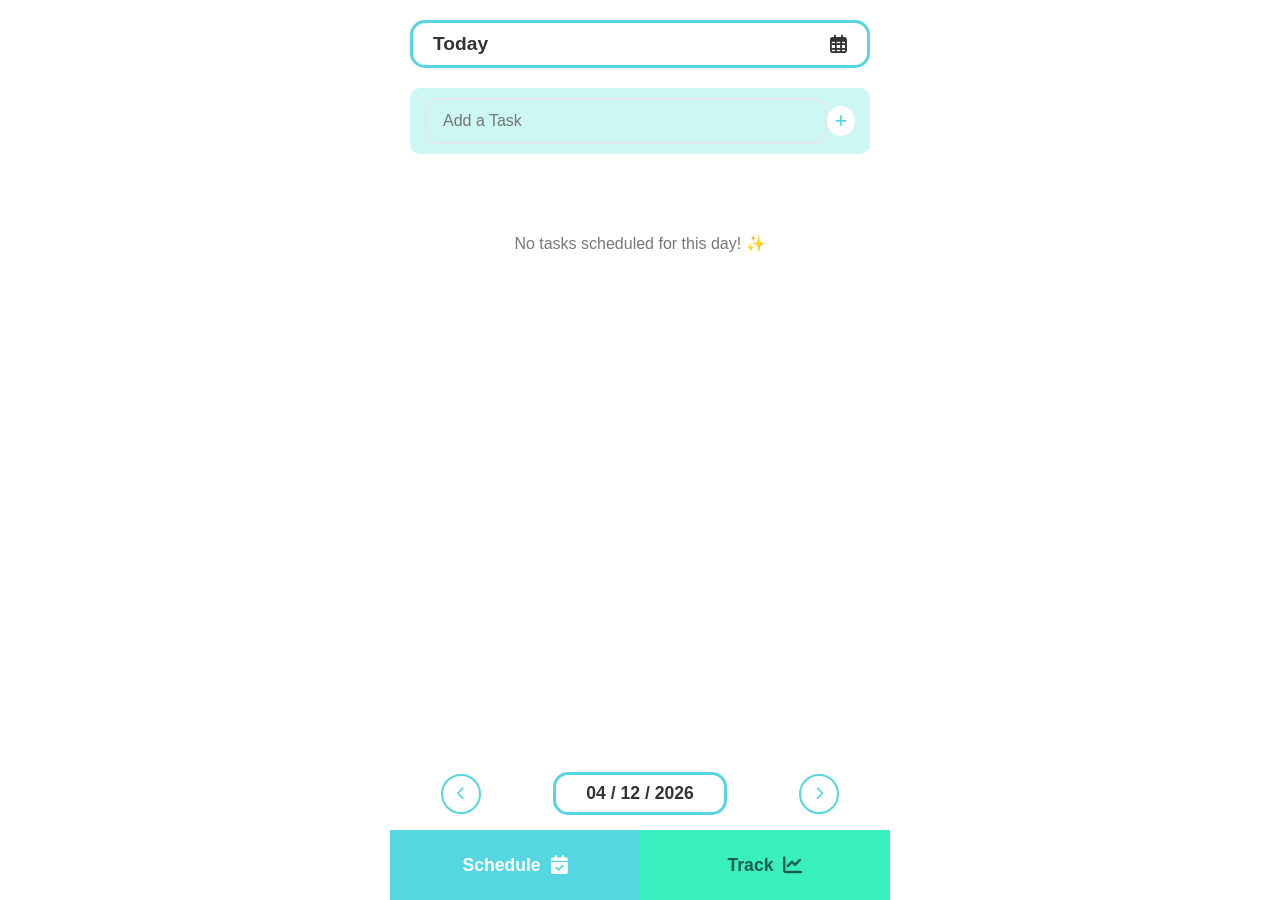
<file: index.html>
<!DOCTYPE html>
<html lang="en">
<head>
    <meta charset="UTF-8">
    <meta name="viewport" content="width=device-width, initial-scale=1.0">
    <title>TimeIn - Schedule</title>
    <link rel="stylesheet" href="style.css">
    <link rel="stylesheet" href="https://cdnjs.cloudflare.com/ajax/libs/font-awesome/6.0.0/css/all.min.css">
    <link rel="stylesheet" href="modal.css">
</head>
<body>

    <div class="app-container">
        <header class="main-header">
            <div class="date-selector">
                <span class="date-header-text">Today</span> 
                <i class="fa-regular fa-calendar-days"></i>
            </div>
            <div class="add-task-bar">
                <input type="text" placeholder="Add a Task">
                <button class="add-btn"><i class="fa-solid fa-plus"></i></button>
            </div>
        </header>

        <main class="content">
        </main>

        <footer class="main-footer">
            <div class="pagination">
                <button class="nav-arrow"><i class="fa-solid fa-chevron-left"></i></button>
                <div class="date-pill">05 / 06 / 2026</div>
                <button class="nav-arrow"><i class="fa-solid fa-chevron-right"></i></button>
            </div>
            <nav class="bottom-nav">
                <div class="nav-item active">Schedule <i class="fa-solid fa-calendar-check"></i></div>
                <a href="index2.html" class="nav-item track">Track <i class="fa-solid fa-chart-line"></i></a>
            </nav>
        </footer>
    </div>

    <div class="modal-overlay" id="taskModal">
        <div class="modal-card">
            <div class="modal-header">
                <h2>Create New Task</h2>
                <button class="modal-close-btn" id="closeModalBtn"><i class="fa-solid fa-xmark"></i></button>
            </div>
            
            <div class="modal-body">
                <div class="form-group">
                    <label for="modalTaskTitle">Task Title</label>
                    <input type="text" id="modalTaskTitle" placeholder="e.g., Study Session">
                </div>

                <div class="form-group">
                    <label>Category</label>
                    <div class="category-options">
                        <label class="category-radio">
                            <input type="radio" name="modalCategory" value="Personal" checked>
                            <span class="radio-badge personal">☀️ Personal</span>
                        </label>
                        <label class="category-radio">
                            <input type="radio" name="modalCategory" value="Study">
                            <span class="radio-badge study">🔵 Study</span>
                        </label>
                        <label class="category-radio">
                            <input type="radio" name="modalCategory" value="Business">
                            <span class="radio-badge business">💼 Business</span>
                        </label>
                        <label class="category-radio">
                            <input type="radio" name="modalCategory" value="Shopping">
                            <span class="radio-badge shopping">🛍️ Shopping</span>
                        </label>
                    </div>
                </div>

                <div class="form-row">
                    <div class="form-group">
                        <label for="modalStartTime">Start Time</label>
                        <input type="text" id="modalStartTime" placeholder="e.g., 8 am">
                    </div>
                    <div class="form-group">
                        <label for="modalEndTime">End Time</label>
                        <input type="text" id="modalEndTime" placeholder="e.g., 10 pm">
                    </div>
                </div>

                <!-- Repeat Task Section -->
                <div class="form-group repeat-section">
                    <label class="repeat-toggle-label">
                        <input type="checkbox" id="modalRepeatCheckbox">
                        <span>Repeat Task</span>
                    </label>

                    <div id="repeatDaysContainer" class="repeat-days-container hidden">
                        <p class="repeat-hint">Select days to repeat:</p>
                        <div class="days-vertical-list">
                            <button type="button" class="day-pill" data-day-value="0">Sun</button>
                            <button type="button" class="day-pill" data-day-value="1">Mon</button>
                            <button type="button" class="day-pill" data-day-value="2">Tue</button>
                            <button type="button" class="day-pill" data-day-value="3">Wed</button>
                            <button type="button" class="day-pill" data-day-value="4">Thu</button>
                            <button type="button" class="day-pill" data-day-value="5">Fri</button>
                            <button type="button" class="day-pill" data-day-value="6">Sat</button>
                        </div>
                    </div>
                </div>

                <div class="form-group">
                    <label for="modalTaskDescription">Description / Notes</label>
                    <div class="subtask-input-wrapper">
                        <textarea id="modalTaskDescription" placeholder="Enter details or descriptions here..." rows="4" style="width: 100%; border: 1px solid #ccc; border-radius: 8px; padding: 10px; resize: none; font-size: 0.95rem; outline: none; font-family: inherit;"></textarea>
                    </div>
                </div>
            </div>

            <div class="modal-footer">
                <button class="btn-save-task" id="saveTaskBtn">Save Task</button>
            </div>
        </div>
    </div>

    <script src="schedule.js"></script>
</body>
</html>
</file>
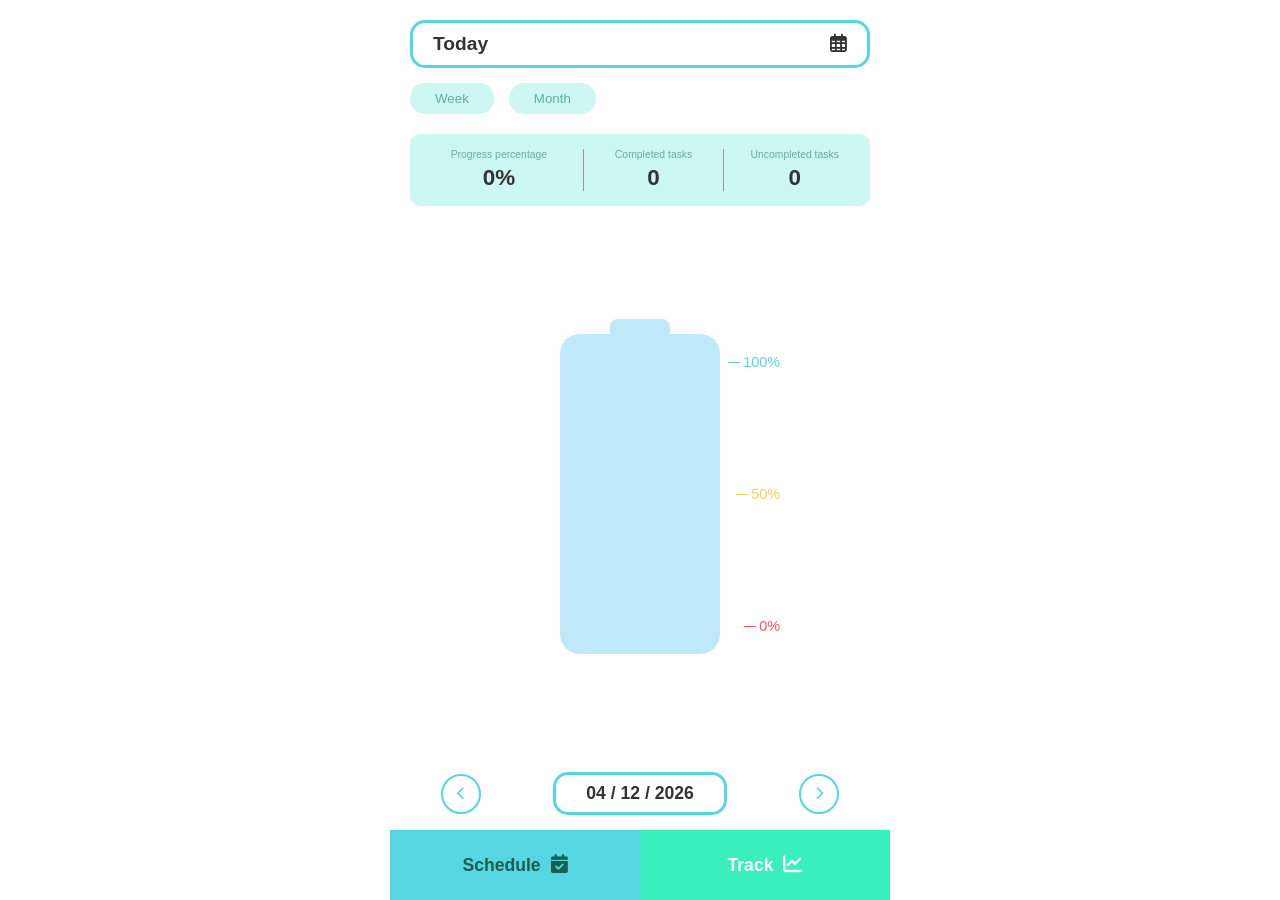
<file: index2.html>
<!DOCTYPE html>
<html lang="en">
<head>
    <meta charset="UTF-8">
    <meta name="viewport" content="width=device-width, initial-scale=1.0">
    <title>TimeIn - Track</title>
    <link rel="stylesheet" href="style.css">
    <link rel="stylesheet" href="https://cdnjs.cloudflare.com/ajax/libs/font-awesome/6.4.0/css/all.min.css">
</head>
<body>

    <div class="app-container">
        <header class="main-header">
            <div class="date-selector">
                <span class="date-header-text">Today</span>
                <i class="fa-regular fa-calendar-days"></i>
            </div>
            <div class="filter-tabs">
                <button class="tab">Week</button>
                <button class="tab">Month</button>
            </div>
        </header>

        <section class="stats-container">
            <div class="stat-card finished">
                <p>Progress percentage</p>
                <h3 class="stat-number" id="progress-percentage">0%</h3>
            </div>
            <div class="stat-card pending">
                <p>Completed tasks</p>
                <h3 class="stat-number" id="completed-count">0</h3>
            </div>
            <div class="stat-card uncompleted">
                <p>Uncompleted tasks</p>
                <h3 class="stat-number" id="uncompleted-count">0</h3>
            </div>
        </section>

        <main class="content center-content">
            <div class="battery-container">
                <div class="battery-cap"></div>
                <div class="battery-body">
                    <div class="marker m-100">100%</div>
                    <div class="marker m-50">50%</div>
                    <div class="marker m-0">0%</div>
                    
                    <div class="battery-level level-1"></div> 
                    <div class="battery-level level-2"></div> 
                    <div class="battery-level level-3"></div> 
                    <div class="battery-level level-4"></div> 
                    <div class="battery-level level-5"></div> 
                    <div class="battery-level level-6"></div> 
                    <div class="battery-level level-7"></div> 
                    <div class="battery-level level-8"></div> 
                    <div class="battery-level level-9"></div> 
                </div>
            </div>
        </main>

        <footer class="main-footer">
            <div class="pagination">
                <button class="nav-arrow"><i class="fa-solid fa-chevron-left"></i></button>
                <div class="date-pill">00 / 00 / 0000</div>
                <button class="nav-arrow"><i class="fa-solid fa-chevron-right"></i></button>
            </div>
            <nav class="bottom-nav">
                <a href="index.html" class="nav-item">
                    Schedule <i class="fa-solid fa-calendar-check"></i>
                </a>
                <div class="nav-item track active">
                    Track <i class="fa-solid fa-chart-line"></i>
                </div>
            </nav>
        </footer>
    </div>
<script src="tracker.js"></script>
</body>
</html>
</file>
<file: style.css>
/* Color palette so in any changes just modify it in root */
:root {
    --bg-color: #ffffff;
    --primary-cyan: #55d6e0;
    --light-cyan: #ccf7f3;
    --card-blue: #bfe9f9;
    --text-dark: #333;
    --text-gray: #777;
    --accent-red: #ff5e5e;
    --accent-green: #38efbd;
}

/* Global Reset */
* { 
    box-sizing: border-box; 
    margin: 0; 
    padding: 0; 
    font-family: 'Segoe UI', Tahoma, Geneva, Verdana, sans-serif; 
}

body { 
    background-color: var(--bg-color); 
    color: var(--text-dark); 
    overflow-x: hidden; 
}

/* Layout Container (Mobile First) */
.app-container { 
    max-width: 500px; 
    margin: 0 auto; 
    min-height: 100vh; 
    display: flex; 
    flex-direction: column; 
}

/* Header Styles */
.main-header { 
    padding: 20px; 
}

.date-selector {
    border: 3px solid var(--primary-cyan);
    border-radius: 15px;
    padding: 10px 20px;
    display: flex;
    justify-content: space-between;
    align-items: center;
    font-weight: bold;
    font-size: 1.2rem;
    color: var(--text-dark);
}

.add-task-bar {
    background-color: var(--light-cyan);
    margin-top: 20px;
    border-radius: 10px;
    display: flex;
    padding: 10px 15px;
    align-items: center;
}

.add-task-bar input {
    background: none; 
    border: none; 
    flex-grow: 1; 
    outline: none; 
    font-size: 1.1rem; 
    color: #66ac9e;
}

.add-btn {
    background: white; 
    border: none; 
    border-radius: 50%; 
    width: 30px; 
    height: 30px;
    color: var(--primary-cyan); 
    cursor: pointer;
}

/* Main Content & Task Cards */
.content { 
    flex-grow: 1; 
    padding: 20px; 
}

.task-card-wrapper { 
    display: flex; 
    gap: 15px; 
    margin-bottom: 30px; 
    transition: transform 0.2s ease, box-shadow 0.2s ease, opacity 0.2s ease;
    user-select: none; /* Prevents unwanted text highlight on long press */
    -webkit-user-select: none;
    touch-action: manipulation; /* Prevents browser scroll interference during hold */
}

.time-column {
    display: flex; 
    flex-direction: column; 
    align-items: center; 
    font-size: 0.9rem; 
    color: var(--text-gray); 
    width: 45px;
}

.dotted-line {
    flex-grow: 1; 
    border-left: 2px dashed var(--accent-green); 
    margin: 5px 0;
}

.task-card {
    background-color: var(--card-blue);
    flex-grow: 1;
    border-radius: 15px;
    padding: 15px;
    position: relative; /* Necessary for absolute positioning of buttons */
    box-shadow: 0 4px 6px rgba(0,0,0,0.05);
}

.badge {
    background: white; 
    padding: 4px 12px; 
    border-radius: 20px; 
    font-size: 0.8rem; 
    font-weight: bold; 
    display: inline-block;
}

.title-field {
    background: white; 
    margin-top: 10px; 
    padding: 5px 15px;
    border-radius: 5px; 
    font-weight: 500;
    width: calc(100% - 40px); /* Leave room for buttons */
}

.card-body {
    background: white; 
    margin-top: 10px; 
    padding: 10px;
    border-radius: 10px; 
    min-height: 80px; 
    color: var(--text-gray); 
    font-size: 0.85rem;
    width: calc(100% - 40px); /* Leave room for buttons */
}

.card-body ol { 
    padding-left: 20px; 
}

/* Action Buttons - ADAPTIVE FLEXIBLE LAYOUT */
.action-buttons {
    position: absolute; 
    right: 10px; 
    top: 10px;
    bottom: 10px;
    display: flex; 
    flex-direction: column; 
    justify-content: space-evenly; /* Distributes buttons evenly based on card height */
    align-items: center;
    gap: 4px;
}

.action-buttons button {
    border: none; 
    border-radius: 50%; 
    width: 28px; 
    height: 28px; 
    min-height: 24px; /* Prevents button collapse on small cards */
    color: white; 
    cursor: pointer;
    display: flex;
    align-items: center;
    justify-content: center;
    font-size: 0.8rem;
    box-shadow: 0 2px 4px rgba(0,0,0,0.1);
    flex-shrink: 1; /* Allows proportional scaling when card height reduces */
}

.btn-delete { background-color: var(--accent-red); }
.btn-edit { background-color: var(--primary-cyan); }
.btn-complete { background-color: var(--accent-green); }

/* Footer & Nav */
.main-footer { 
    position: sticky; 
    bottom: 0; 
    background: white; 
    padding-top: 10px; 
}

.pagination { 
    display: flex; 
    justify-content: space-around; 
    align-items: center; 
    padding: 15px; 
}

.date-pill {
    border: 3px solid var(--primary-cyan); 
    border-radius: 15px;
    padding: 8px 30px; 
    font-weight: bold; 
    font-size: 1.1rem;
}

.nav-arrow {
    background: none; 
    border: 2px solid var(--primary-cyan); 
    border-radius: 50%;
    width: 40px; 
    height: 40px; 
    color: var(--primary-cyan);
    cursor: pointer;
}

.bottom-nav { 
    display: flex; 
    height: 70px; 
    width: 100%;
}

.nav-item {
    flex: 1; 
    display: flex; 
    align-items: center; 
    justify-content: center; 
    gap: 10px; 
    cursor: pointer;
    text-decoration: none;
    font-weight: bold; 
    font-size: 1.1rem;
    border: none;
    transition: all 0.2s ease;
}

.nav-item:not(.track), 
.nav-item:not(.track).active {
    background-color: var(--primary-cyan); 
    color: #1a5e4d; 
}

.nav-item.track, 
.nav-item.track.active {
    background-color: var(--accent-green);
    color: #1a5e4d; 
}

.nav-item.active { 
    background-color: var(--primary-cyan); 
    color: white !important; 
    border-radius: 0; 
}

.nav-item i {
    font-size: 1.2rem;
    display: inline-block; 
}

/* Tracking Page Specifics */
.filter-tabs {
    display: flex;
    gap: 15px;
    margin-top: 15px;
}

.tab {
    background-color: var(--light-cyan);
    border: none;
    padding: 8px 25px;
    border-radius: 15px;
    color: #66ac9e;
    font-weight: 500;
}

.stats-container {
    background-color: var(--light-cyan);
    margin: 0 20px;
    border-radius: 10px;
    display: grid;
    grid-template-columns: 1.2fr 1fr 1fr;
    padding: 15px 5px;
    text-align: center;
}

.stat-card {
    border-right: 1px solid #999;
}

.stat-card:last-child { border: none; }

.stat-card p { font-size: 0.65rem; color: #66ac9e; margin-bottom: 5px; }
.stat-card h3 { font-size: 1.4rem; }

/* Battery Layout Base */
.center-content {
    display: flex;
    justify-content: center;
    align-items: center;
    padding-top: 40px;
}

.battery-container {
    width: 160px;
    position: relative;
}

.battery-cap {
    width: 60px;
    height: 15px;
    background-color: var(--card-blue);
    margin: 0 auto;
    border-radius: 8px 8px 0 0;
}

.battery-body {
    width: 100%;
    height: 320px;
    background-color: var(--card-blue);
    border-radius: 20px;
    padding: 20px 15px;
    display: flex;
    flex-direction: column-reverse; /* Stack from bottom up */
    gap: 6px; 
    position: relative;
}

/* Marker labels (100%, 50%, 0%) */
.marker {
    position: absolute;
    right: -60px;
    font-size: 0.9rem;
    color: #55d6e0;
}
.marker::before {
    content: "";
    position: absolute;
    left: -15px;
    top: 50%;
    width: 12px;
    height: 1px;
    background-color: #55d6e0;
}

.m-100 { top: 20px; }
.m-50 { top: 50%; transform: translateY(-50%); color: #edd655; }
.m-50::before { background-color: #edd655; }
.m-0 { bottom: 20px; color: #ff5252; }
.m-0::before { background-color: #ff5252; }

/* Expanded 9-Shade Level Structural Base and Layout Distribution */
.battery-level {
    height: 25px;
    width: 100%;
    border-radius: 4px;
    transition: all 0.2s ease-in-out;
}

/* 9-SHADE EXACT COLOR CODES */
.level-1 { background-color: #ff5252 !important; }
.level-2 { background-color: #ff5b5b !important; }
.level-3 { background-color: #ff8e61 !important; }
.level-4 { background-color: #ff9d6b !important; }
.level-5 { background-color: #fcd573 !important; }
.level-6 { background-color: #d1f274 !important; }
.level-7 { background-color: #a4f962 !important; }
.level-8 { background-color: #83f52a !important; }
.level-9 { background-color: #5cef0a !important; }

/* COMPLETED PILL VIEW STATES */
.task-card-wrapper.completed-pill-state {
    align-items: center;
}

.task-card-pill {
    display: flex;
    align-items: center;
    background-color: #ccf7ed; 
    border-radius: 40px;      
    padding: 10px 20px;
    flex-grow: 1;
    gap: 15px;
    box-shadow: 0 4px 6px rgba(0,0,0,0.03);
    animation: foldIn 0.25s ease-out forwards;
}

.btn-undo-complete {
    background: none;
    border: none;
    font-size: 1.8rem;
    color: #31dba9;            
    cursor: pointer;
    display: flex;
    align-items: center;
    justify-content: center;
}

.pill-title {
    background-color: #ffffff;
    border-radius: 20px;
    padding: 8px 20px;
    font-weight: 500;
    color: var(--text-dark);
    flex-grow: 1;
    text-align: center;
    font-size: 0.95rem;
    box-shadow: 0 2px 4px rgba(0,0,0,0.02);
}

@keyframes foldIn {
    from { opacity: 0; transform: translateY(-5px); }
    to { opacity: 1; transform: translateY(0); }
}

/* REORDERING & LONG-PRESS FLOATING CARD STYLES */
.task-card-wrapper.floating-card {
    transform: scale(1.03) translateY(-4px);
    z-index: 100;
    position: relative;
    opacity: 0.92;
    cursor: grabbing;
}

.task-card-wrapper.floating-card .task-card,
.task-card-wrapper.floating-card .task-card-pill {
    box-shadow: 0 14px 28px rgba(85, 214, 224, 0.35), 0 10px 10px rgba(0, 0, 0, 0.08) !important;
}

.task-card-wrapper.is-dragging {
    opacity: 0.4;
}

.task-card-wrapper.drag-over-above {
    border-top: 3px solid var(--primary-cyan);
}

.task-card-wrapper.drag-over-below {
    border-bottom: 3px solid var(--primary-cyan);
}

/* REPEAT TASK STYLES */
.repeat-section {
    margin-top: 15px;
    background-color: var(--bg-color);
    border: 2px solid var(--light-cyan);
    border-radius: 12px;
    padding: 12px 15px;
}

.repeat-toggle-label {
    display: flex;
    align-items: center;
    gap: 10px;
    font-weight: 600;
    color: var(--text-dark);
    cursor: pointer;
}

.repeat-toggle-label input[type="checkbox"] {
    width: 18px;
    height: 18px;
    accent-color: var(--accent-green);
    cursor: pointer;
}

.repeat-days-container {
    margin-top: 12px;
    padding-top: 10px;
    border-top: 1px dashed var(--primary-cyan);
    transition: all 0.3s ease;
}

.repeat-days-container.hidden {
    display: none;
}

.repeat-hint {
    font-size: 0.8rem;
    color: var(--text-gray);
    margin-bottom: 10px;
}

/* Horizontal Row for Small Circular Day Buttons */
.days-vertical-list,
.days-horizontal-list {
    display: flex;
    flex-direction: row;
    justify-content: space-between;
    align-items: center;
    gap: 6px;
}

/* Circular White Day Button Base */
.day-pill {
    background-color: #ffffff;
    color: var(--text-dark);
    border: 2px solid var(--light-cyan);
    border-radius: 50%;
    width: 36px;
    height: 36px;
    padding: 0;
    font-weight: 700;
    font-size: 0.85rem;
    cursor: pointer;
    display: flex;
    align-items: center;
    justify-content: center;
    text-align: center;
    transition: all 0.2s cubic-bezier(0.4, 0, 0.2, 1);
    box-shadow: 0 2px 4px rgba(0, 0, 0, 0.04);
}

/* Green Active/Selected State */
.day-pill.active,
.day-pill.selected {
    background-color: var(--accent-green);
    color: #0d4234;
    border-color: var(--accent-green);
    box-shadow: 0 3px 8px rgba(56, 239, 189, 0.4);
    transform: scale(1.05);
}
</file>
<file: modal.css>
/* --- MODAL OVERLAY --- */
.modal-overlay {
    position: fixed;
    top: 0;
    left: 0;
    width: 100vw;
    height: 100vh;
    background-color: rgba(0, 0, 0, 0.6); /* Darkens the schedule page behind it */
    backdrop-filter: blur(4px); /* Premium blurry background look */
    display: flex;
    justify-content: center;
    align-items: center;
    z-index: 9999; /* Makes sure it sits on top of everything else */
    
    /* HIDDEN BY DEFAULT */
    opacity: 0;
    pointer-events: none;
    transition: opacity 0.3s ease;
}

/* Class we will add with JS to make the modal pop up */
.modal-overlay.open {
    opacity: 1;
    pointer-events: auto;
}

/* --- MODAL CARD --- */
.modal-card {
    background-color: #ffffff;
    width: 90%;
    max-width: 400px;
    border-radius: 24px;
    padding: 24px;
    box-shadow: 0 10px 25px rgba(0, 0, 0, 0.1);
    display: flex;
    flex-direction: column;
    gap: 20px;
}

/* --- HEADERS & TEXT --- */
.modal-header {
    display: flex;
    justify-content: space-between;
    align-items: center;
}

.modal-header h2 {
    font-size: 1.4rem;
    color: #1a5e4d; /* Matches your app's dark green/mint aesthetic */
}

.modal-close-btn {
    background: none;
    border: none;
    font-size: 1.3rem;
    color: #a0aec0;
    cursor: pointer;
}

/* --- FORM LAYOUTS --- */
.form-group {
    display: flex;
    flex-direction: column;
    gap: 8px;
    margin-bottom: 16px;
}

.form-row {
    display: flex;
    gap: 16px;
}

.form-row .form-group {
    flex: 1;
}

label {
    font-size: 0.9rem;
    font-weight: bold;
    color: #4a5568;
}

input[type="text"] {
    width: 100%;
    padding: 12px 16px;
    border: 2px solid #e2e8f0;
    border-radius: 12px;
    font-size: 1rem;
    outline: none;
    transition: border-color 0.2s;
}

input[type="text"]:focus {
    border-color: var(--primary-cyan); /* Highlights blue when typing */
}

/* --- CATEGORY RADIO BADGES --- */
.category-options {
    display: flex;
    gap: 12px;
}

.category-radio {
    cursor: pointer;
    flex: 1;
}

/* Hide the default browser checkbox circle */
.category-radio input[type="radio"] {
    display: none;
}

/* Style our custom badges inside the form */
.radio-badge {
    display: flex;
    justify-content: center;
    align-items: center;
    padding: 10px;
    border-radius: 12px;
    font-weight: bold;
    font-size: 0.9rem;
    border: 2px solid transparent;
    opacity: 0.5;
    transition: all 0.2s;
}

/* When checked, make it fully visible and add a distinct border */
.category-radio input[type="radio"]:checked + .radio-badge {
    opacity: 1;
    border-color: #1a5e4d;
}

/* --- SUBTASK FIELD --- */
.subtask-input-wrapper {
    display: flex;
    gap: 8px;
}

.subtask-add-btn {
    background-color: var(--primary-cyan);
    border: none;
    color: white;
    width: 45px;
    border-radius: 12px;
    font-size: 1.5rem;
    cursor: pointer;
}

.modal-subtasks-list {
    margin-top: 8px;
    padding-left: 20px;
    color: #4a5568;
    font-size: 0.95rem;
}

.modal-subtasks-list li {
    margin-bottom: 4px;
}

/* --- SAVE BUTTON --- */
.btn-save-task {
    width: 100%;
    background-color: var(--accent-green);
    color: #1a5e4d;
    border: none;
    padding: 14px;
    border-radius: 14px;
    font-weight: bold;
    font-size: 1.1rem;
    cursor: pointer;
    transition: background-color 0.2s;
}

.btn-save-task:hover {
    background-color: #2edca9;
}

/* --- NOTIFICATION PREFERENCES LAYOUT --- */
.notification-options-grid {
    display: flex;
    gap: 12px;
    margin-top: 4px;
}

.alert-checkbox-wrapper {
    flex: 1;
    cursor: pointer;
}

/* Hide the native platform checkbox box */
.alert-checkbox-wrapper input[type="checkbox"] {
    display: none;
}

/* Custom interactive pill buttons */
.custom-checkbox {
    display: flex;
    justify-content: center;
    align-items: center;
    gap: 8px;
    padding: 12px;
    background-color: #f7fafc;
    border: 2px solid #e2e8f0;
    border-radius: 12px;
    font-weight: bold;
    font-size: 0.9rem;
    color: #4a5568;
    transition: all 0.2s ease;
}

.custom-checkbox i {
    font-size: 0.95rem;
    color: #a0aec0;
    transition: color 0.2s;
}

/* Checked UI States: Illuminates to your distinct app brand themes */
.alert-checkbox-wrapper input[type="checkbox"]:checked + .custom-checkbox {
    background-color: #e6fffa;
    border-color: #3ab294;
    color: #3ab294;
}

.alert-checkbox-wrapper input[type="checkbox"]:checked + .custom-checkbox i {
    color: #3feeb6;
}
</file>
